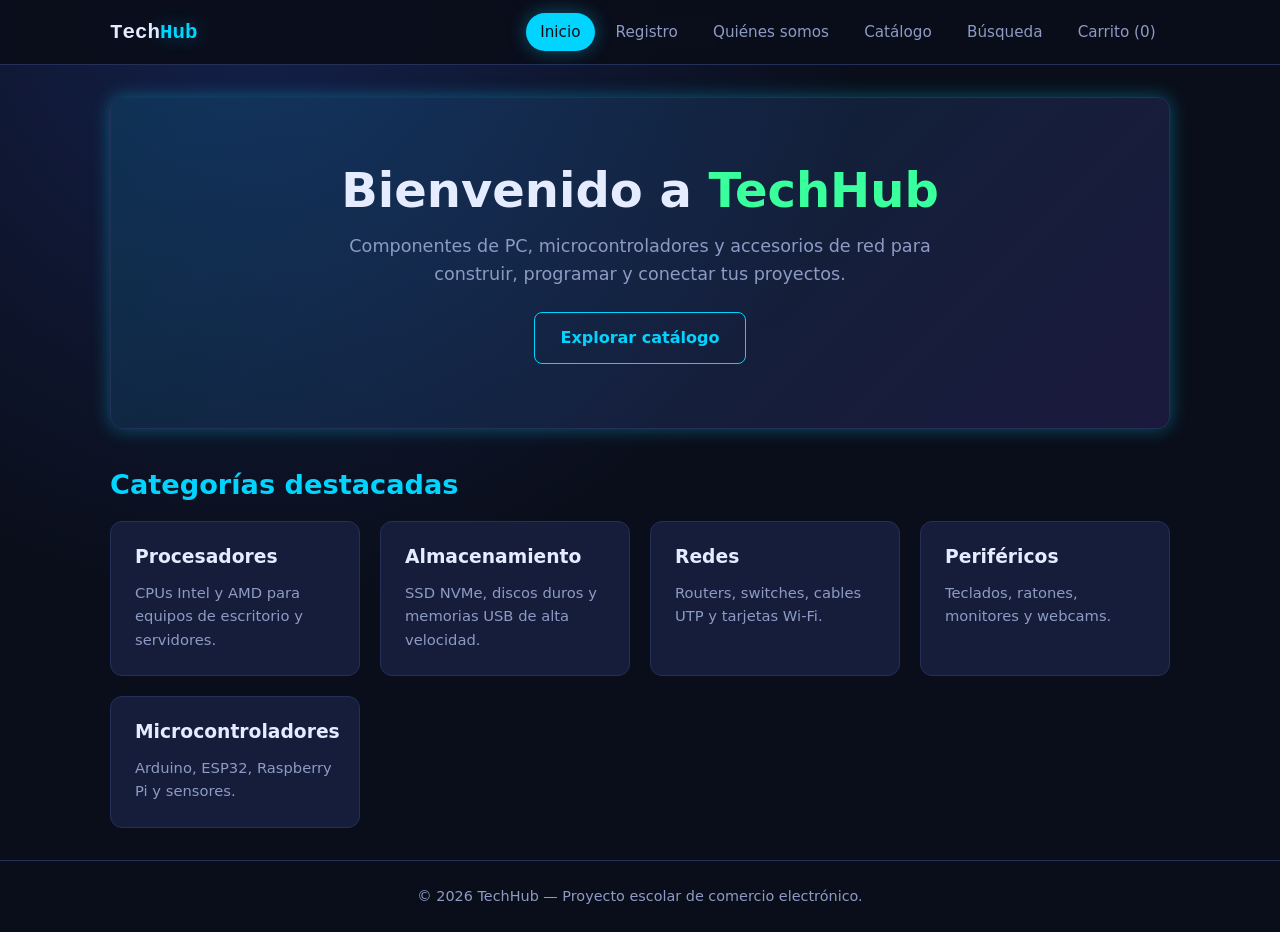
<file: index.html>
<!DOCTYPE html>
<html lang="es">
<head>
  <meta charset="UTF-8">
  <meta name="viewport" content="width=device-width, initial-scale=1.0">
  <meta name="description" content="TechHub: tienda de componentes de PC, microcontroladores y accesorios de red.">
  <title>TechHub | Electrónica y Hardware IT</title>
  <link rel="stylesheet" href="css/styles.css">
</head>
<body>
  <header>
    <div class="header-inner">
      <a class="logo" href="index.html">Tech<span>Hub</span></a>
            <nav aria-label="Navegación principal">
        <ul>
          <li><a href="index.html" class="activo">Inicio</a></li>
          <li><a href="registro.html">Registro</a></li>
          <li><a href="nosotras.html">Quiénes somos</a></li>
          <li><a href="catalogo.html">Catálogo</a></li>
          <li><a href="busqueda_productos.html">Búsqueda</a></li>
          <li><a href="carrito.html">Carrito <span id="cart-counter">(0)</span></a></li>
        </ul>
      </nav>
    </div>
  </header>

  <main>
    <section class="banner">
      <h1>Bienvenido a <span>TechHub</span></h1>
      <p>Componentes de PC, microcontroladores y accesorios de red para construir, programar y conectar tus proyectos.</p>
      <a class="btn" href="catalogo.html">Explorar catálogo</a>
    </section>

    <section>
      <h2>Categorías destacadas</h2>
      <ul class="categorias">
        <li>
          <a href="catalogo.html?categoria=procesadores" class="cat-link"><h3>Procesadores</h3>
          <p>CPUs Intel y AMD para equipos de escritorio y servidores.</p></a>
        </li>
        <li>
          <a href="catalogo.html?categoria=almacenamiento" class="cat-link"><h3>Almacenamiento</h3>
          <p>SSD NVMe, discos duros y memorias USB de alta velocidad.</p></a>
        </li>
        <li>
          <a href="catalogo.html?categoria=redes" class="cat-link"><h3>Redes</h3>
          <p>Routers, switches, cables UTP y tarjetas Wi-Fi.</p></a>
        </li>
        <li>
          <a href="catalogo.html?categoria=perifericos" class="cat-link"><h3>Periféricos</h3>
          <p>Teclados, ratones, monitores y webcams.</p></a>
        </li>
        <li>
          <a href="catalogo.html?categoria=microcontroladores" class="cat-link"><h3>Microcontroladores</h3>
          <p>Arduino, ESP32, Raspberry Pi y sensores.</p></a>
        </li>
      </ul>
    </section>
  </main>

  <footer>
    <p>&copy; 2026 TechHub &mdash; Proyecto escolar de comercio electrónico.</p>
  </footer>
  <script src="js/counter.js"></script>
</body>
</html>
</file>
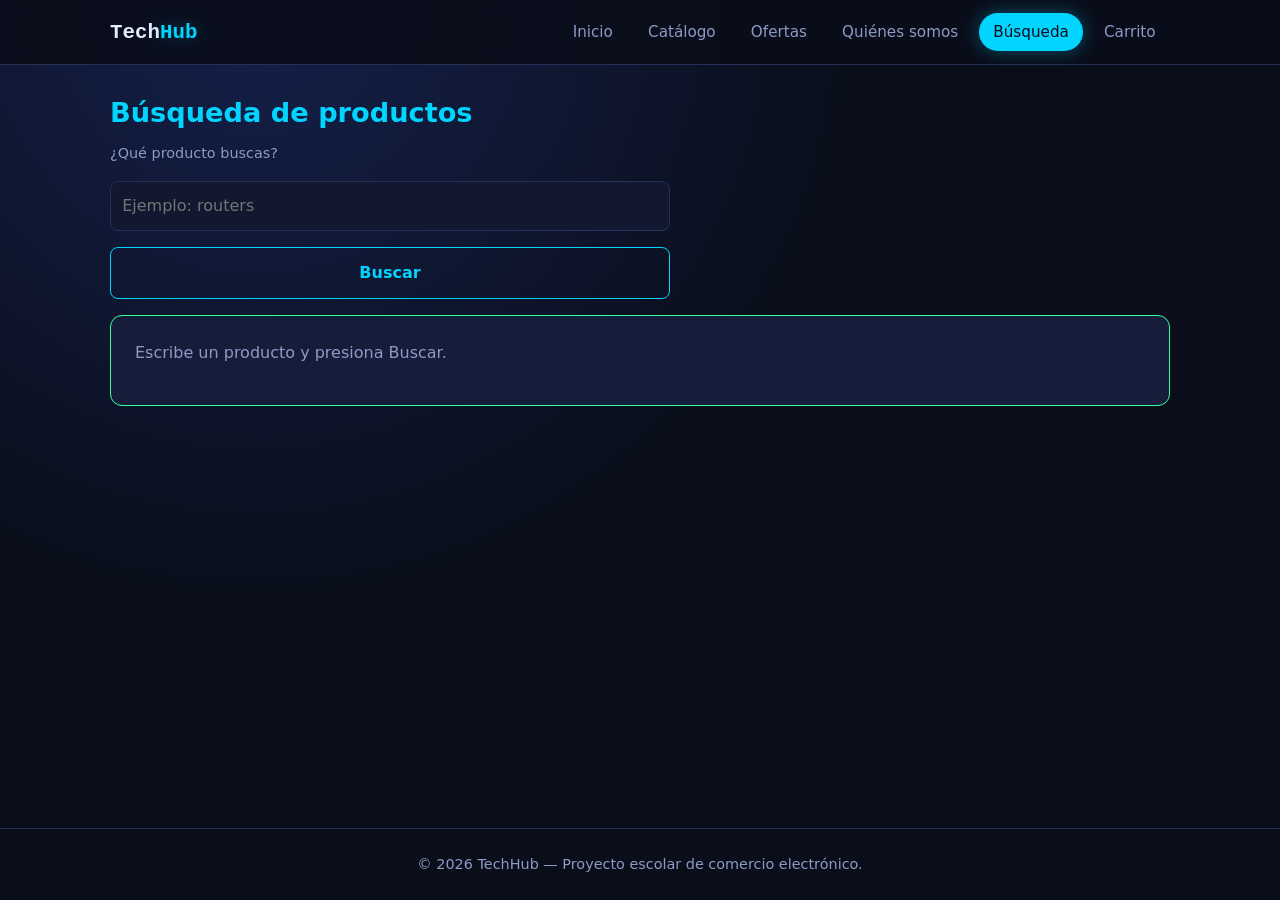
<file: busqueda_productos.html>
<!DOCTYPE html>
<html lang="es">
<head>
  <meta charset="UTF-8">
  <meta name="viewport" content="width=device-width, initial-scale=1.0">
  <meta name="description" content="Busca productos de hardware y electrónica en TechHub.">
  <title>Búsqueda | TechHub</title>
  <link rel="stylesheet" href="css/styles.css">
</head>
<body>
  <header>
    <div class="header-inner">
      <a class="logo" href="index.html">Tech<span>Hub</span></a>
      <nav aria-label="Navegación principal">
        <ul>
          <li><a href="index.html">Inicio</a></li>
          <li><a href="catalogo.html">Catálogo</a></li>
          <li><a href="ofertas.html">Ofertas</a></li>
          <li><a href="nosotras.html">Quiénes somos</a></li>
          <li><a href="busqueda_productos.html" class="activo">Búsqueda</a></li>
          <li><a href="carrito.html">Carrito</a></li>
        </ul>
      </nav>
    </div>
  </header>

  <main>
    <h2>Búsqueda de productos</h2>
    <form id="form-busqueda">
      <label for="texto-busqueda">¿Qué producto buscas?</label>
      <input type="text" id="texto-busqueda" name="q" placeholder="Ejemplo: routers" autocomplete="off">
      <button type="submit" class="btn">Buscar</button>
    </form>

    <section class="panel" id="resultados" aria-live="polite">
      <p>Escribe un producto y presiona Buscar.</p>
    </section>
  </main>

  <footer>
    <p>&copy; 2026 TechHub &mdash; Proyecto escolar de comercio electrónico.</p>
  </footer>

  <script src="js/busqueda_productos.js"></script>
</body>
</html>
</file>
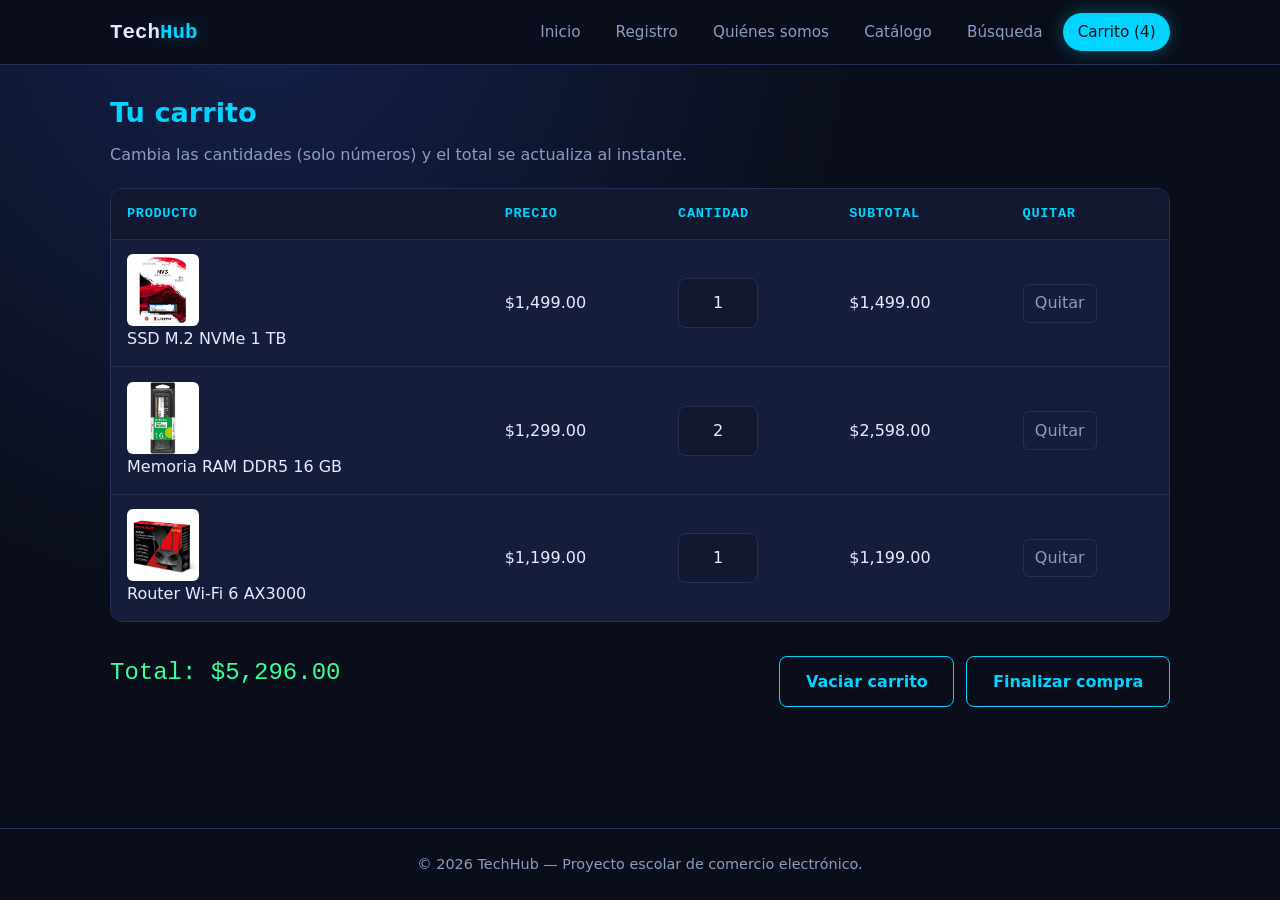
<file: carrito.html>
<!DOCTYPE html>
<html lang="es">
<head>
  <meta charset="UTF-8">
  <meta name="viewport" content="width=device-width, initial-scale=1.0">
  <meta name="description" content="Revisa y modifica los productos de tu carrito en TechHub.">
  <title>Carrito | TechHub</title>
  <link rel="stylesheet" href="css/styles.css">
</head>
<body>
  <header>
    <div class="header-inner">
      <a class="logo" href="index.html">Tech<span>Hub</span></a>
      <nav aria-label="Navegación principal">
        <ul>
          <li><a href="index.html">Inicio</a></li>
          <li><a href="registro.html">Registro</a></li>
          <li><a href="nosotras.html">Quiénes somos</a></li>
          <li><a href="catalogo.html">Catálogo</a></li>
          <li><a href="busqueda_productos.html">Búsqueda</a></li>
          <li><a href="carrito.html" class="activo">Carrito <span id="cart-counter">(0)</span></a></li>
        </ul>
      </nav>
    </div>
  </header>

  <main>
    <h2>Tu carrito</h2>
    <p>Cambia las cantidades (solo números) y el total se actualiza al instante.</p>

    <p id="carrito-vacio" hidden>Tu carrito está vacío. Visita el <a href="catalogo.html">catálogo</a> para agregar productos.</p>

    <div id="carrito-contenido" hidden>
      <div class="tabla-wrap">
        <table>
          <caption hidden>Productos en el carrito</caption>
          <thead>
            <tr>
              <th scope="col">Producto</th>
              <th scope="col">Precio</th>
              <th scope="col">Cantidad</th>
              <th scope="col">Subtotal</th>
              <th scope="col">Quitar</th>
            </tr>
          </thead>
          <tbody id="lista-carrito"></tbody>
        </table>
      </div>

      <div class="resumen">
        <p class="total">Total: <span id="total">$0.00</span></p>
        <div class="acciones">
          <button type="button" class="btn" id="btn-vaciar">Vaciar carrito</button>
          <button type="button" class="btn" id="btn-comprar">Finalizar compra</button>
        </div>
      </div>
    </div>

    <section class="panel" id="compra-ok" hidden>
      <h3>¡Gracias por tu compra!</h3>
      <p>Esta es una compra simulada para fines escolares.</p>
    </section>
  </main>

  <footer>
    <p>&copy; 2026 TechHub &mdash; Proyecto escolar de comercio electrónico.</p>
  </footer>

  <script src="js/counter.js"></script>
  <script src="js/carrito.js"></script>
</body>
</html>
</file>
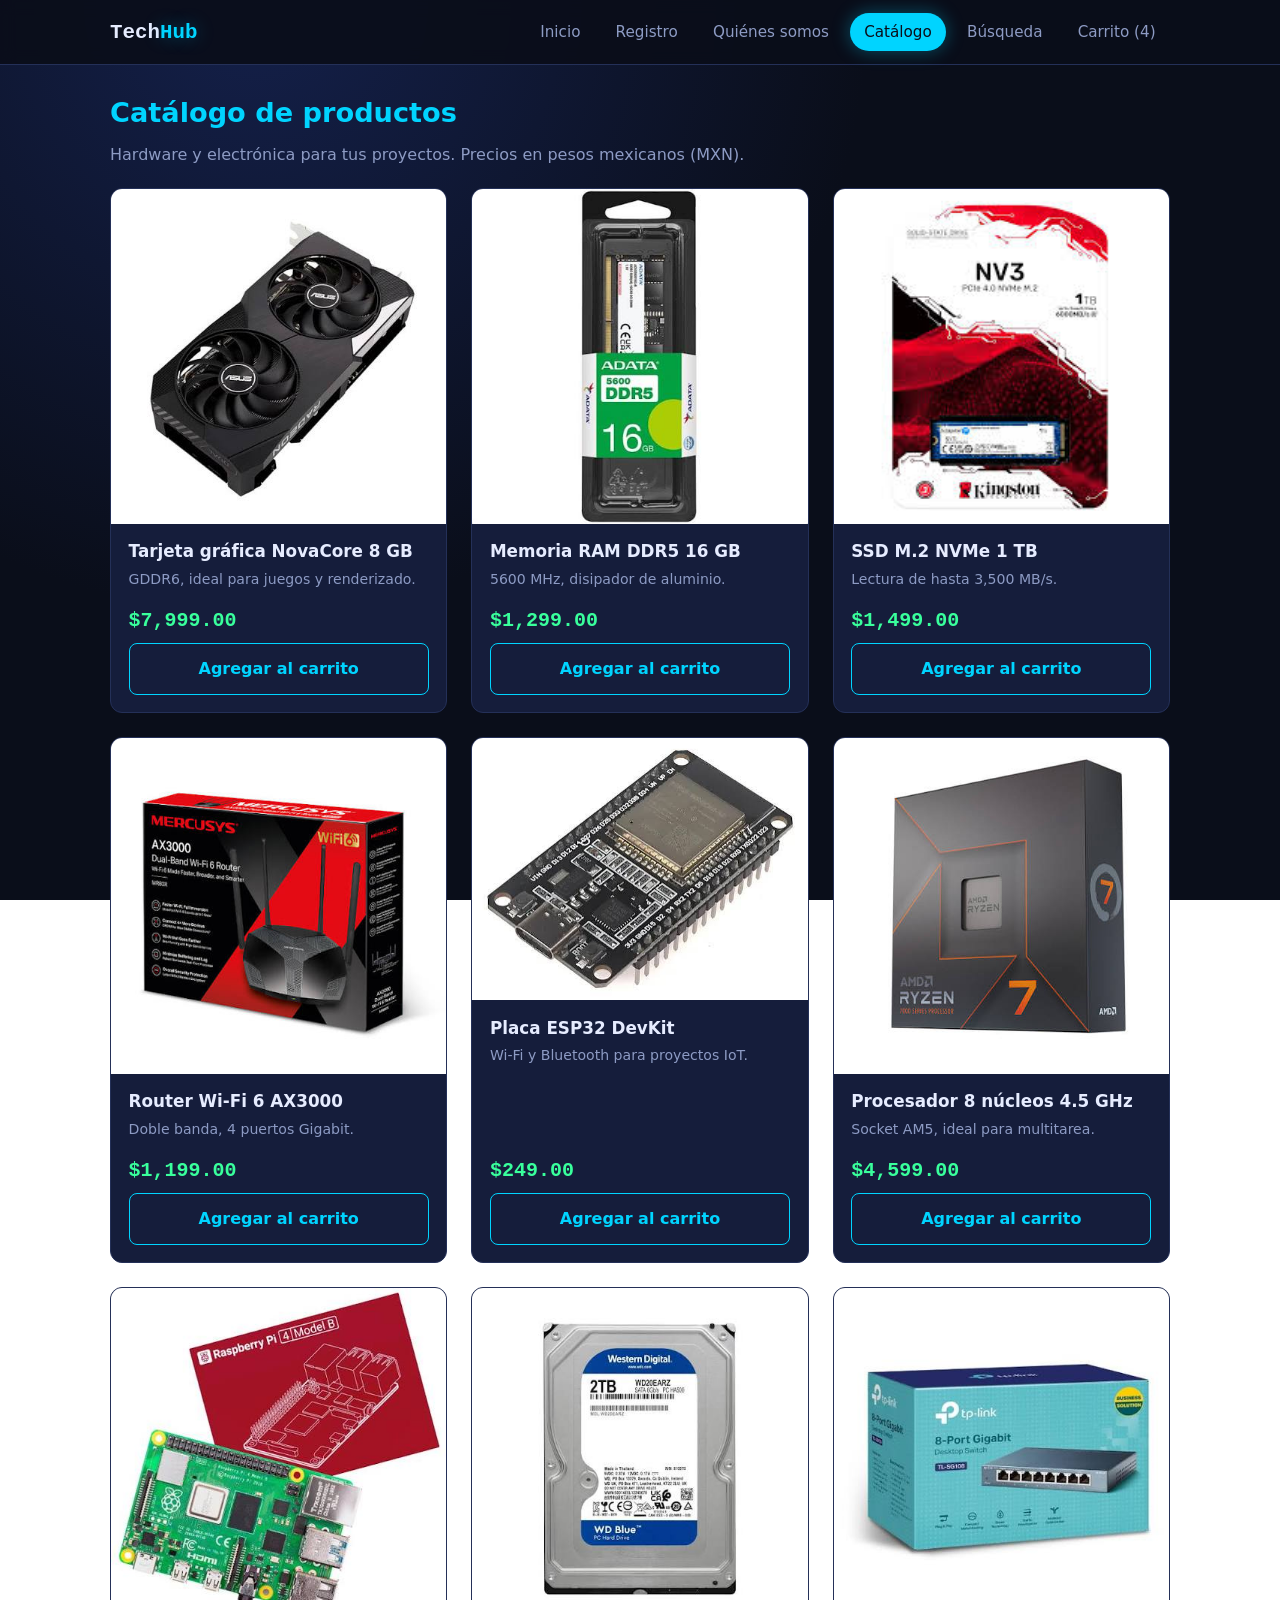
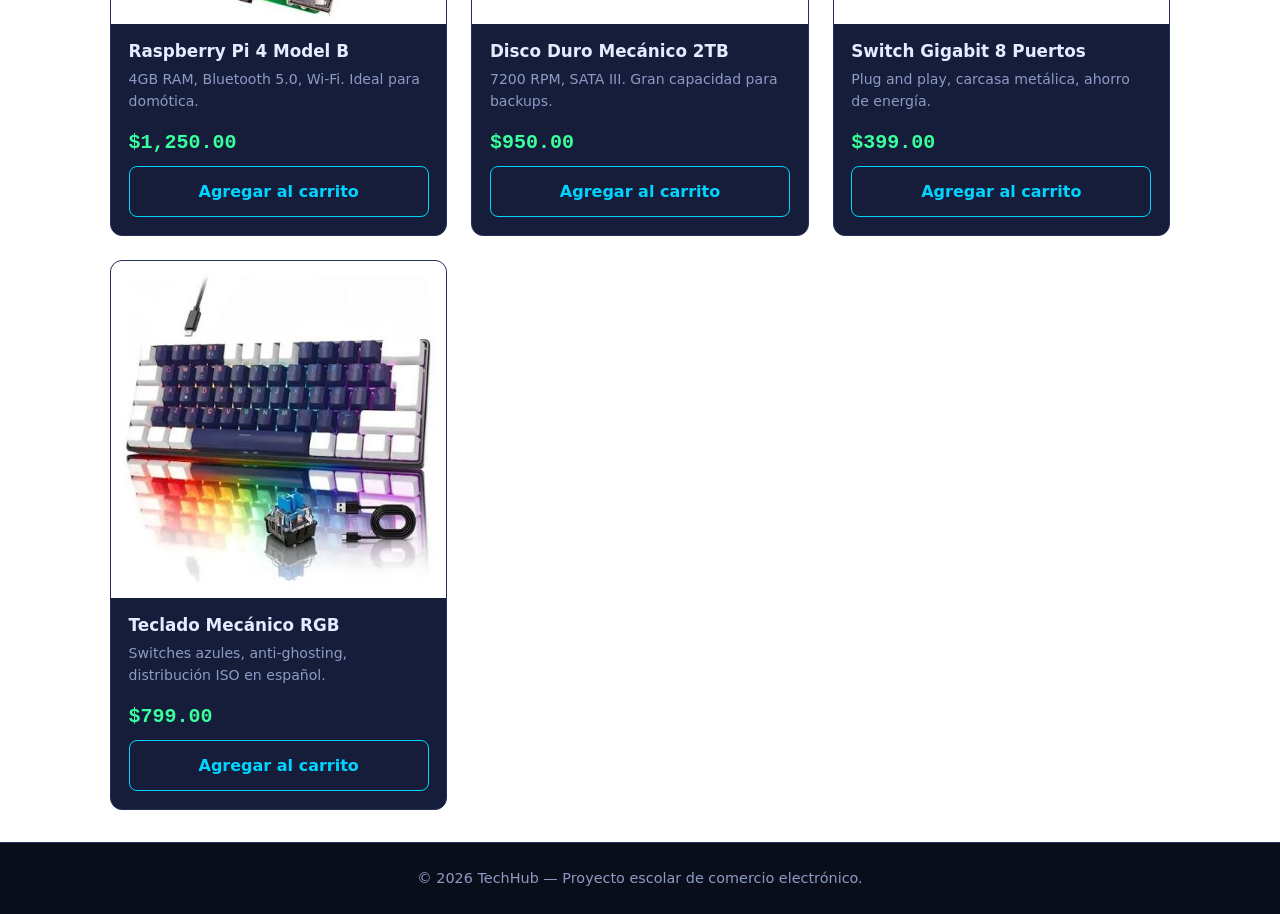
<file: catalogo.html>
<!DOCTYPE html>
<html lang="es">

<head>
  <meta charset="UTF-8">
  <meta name="viewport" content="width=device-width, initial-scale=1.0">
  <meta name="description" content="Catálogo de TechHub: tarjetas gráficas, RAM, SSD, routers y más.">
  <title>Catálogo | TechHub</title>
  <link rel="stylesheet" href="css/styles.css">
</head>

<body>
  <header>
    <div class="header-inner">
      <a class="logo" href="index.html">Tech<span>Hub</span></a>
      <nav aria-label="Navegación principal">
        <ul>
          <li><a href="index.html">Inicio</a></li>
          <li><a href="registro.html">Registro</a></li>
          <li><a href="nosotras.html">Quiénes somos</a></li>
          <li><a href="catalogo.html" class="activo">Catálogo</a></li>
          <li><a href="busqueda_productos.html">Búsqueda</a></li>
          <li><a href="carrito.html">Carrito <span id="cart-counter">(0)</span></a></li>
        </ul>
      </nav>
    </div>
  </header>

  <main>
    <h2>Catálogo de productos</h2>
    <p>Hardware y electrónica para tus proyectos. Precios en pesos mexicanos (MXN).</p>

    <section class="productos">
      <article class="producto" data-categoria="perifericos">
        <img src="img/gpu.jpg" alt="Tarjeta gráfica">
        <div class="producto-info">
          <h3>Tarjeta gráfica NovaCore 8 GB</h3>
          <p>GDDR6, ideal para juegos y renderizado.</p>
          <span class="precio">$7,999.00</span>
          <button type="button" class="btn btn-agregar" data-id="gpu" data-nombre="Tarjeta gráfica NovaCore 8 GB"
            data-precio="7999" data-img="img/gpu.jpg">Agregar al carrito</button>
        </div>
      </article>

      <article class="producto" data-categoria="almacenamiento">
        <img src="img/ram.jpg" alt="Memoria RAM DDR5">
        <div class="producto-info">
          <h3>Memoria RAM DDR5 16 GB</h3>
          <p>5600 MHz, disipador de aluminio.</p>
          <span class="precio">$1,299.00</span>
          <button type="button" class="btn btn-agregar" data-id="ram" data-nombre="Memoria RAM DDR5 16 GB"
            data-precio="1299" data-img="img/ram.jpg">Agregar al carrito</button>
        </div>
      </article>

      <article class="producto" data-categoria="almacenamiento">
        <img src="img/ssd.jpg" alt="SSD M.2 NVMe">
        <div class="producto-info">
          <h3>SSD M.2 NVMe 1 TB</h3>
          <p>Lectura de hasta 3,500 MB/s.</p>
          <span class="precio">$1,499.00</span>
          <button type="button" class="btn btn-agregar" data-id="ssd" data-nombre="SSD M.2 NVMe 1 TB" data-precio="1499"
            data-img="img/ssd.jpg">Agregar al carrito</button>
        </div>
      </article>

      <article class="producto" data-categoria="redes">
        <img src="img/router.jpg" alt="Router Wi-Fi 6">
        <div class="producto-info">
          <h3>Router Wi-Fi 6 AX3000</h3>
          <p>Doble banda, 4 puertos Gigabit.</p>
          <span class="precio">$1,199.00</span>
          <button type="button" class="btn btn-agregar" data-id="router" data-nombre="Router Wi-Fi 6 AX3000"
            data-precio="1199" data-img="img/router.jpg">Agregar al carrito</button>
        </div>
      </article>

      <article class="producto" data-categoria="microcontroladores">
        <img src="img/esp32.jpg" alt="Placa ESP32">
        <div class="producto-info">
          <h3>Placa ESP32 DevKit</h3>
          <p>Wi-Fi y Bluetooth para proyectos IoT.</p>
          <span class="precio">$249.00</span>
          <button type="button" class="btn btn-agregar" data-id="esp32" data-nombre="Placa ESP32 DevKit"
            data-precio="249" data-img="img/esp32.jpg">Agregar al carrito</button>
        </div>
      </article>

      <article class="producto" data-categoria="procesadores">
        <img src="img/cpu.jpg" alt="Procesador de 8 núcleos">
        <div class="producto-info">
          <h3>Procesador 8 núcleos 4.5 GHz</h3>
          <p>Socket AM5, ideal para multitarea.</p>
          <span class="precio">$4,599.00</span>
          <button type="button" class="btn btn-agregar" data-id="cpu" data-nombre="Procesador 8 núcleos 4.5 GHz"
            data-precio="4599" data-img="img/cpu.jpg">Agregar al carrito</button>
        </div>
      </article>

      <article class="producto" data-categoria="microcontroladores">
        <img src="img/raspberry.jpg" alt="Raspberry Pi 4">
        <div class="producto-info">
          <h3>Raspberry Pi 4 Model B</h3>
          <p>4GB RAM, Bluetooth 5.0, Wi-Fi. Ideal para domótica.</p>
          <span class="precio">$1,250.00</span>
          <button type="button" class="btn btn-agregar" data-id="rasp4" data-nombre="Raspberry Pi 4 Model B"
            data-precio="1250" data-img="img/raspberry.jpg">Agregar al carrito</button>
        </div>
      </article>

      <article class="producto" data-categoria="almacenamiento">
        <img src="img/hdd.jpg" alt="Disco Duro 2TB">
        <div class="producto-info">
          <h3>Disco Duro Mecánico 2TB</h3>
          <p>7200 RPM, SATA III. Gran capacidad para backups.</p>
          <span class="precio">$950.00</span>
          <button type="button" class="btn btn-agregar" data-id="hdd2tb" data-nombre="Disco Duro Mecánico 2TB"
            data-precio="950" data-img="img/hdd.jpg">Agregar al carrito</button>
        </div>
      </article>

      <article class="producto" data-categoria="redes">
        <img src="img/switch.jpg" alt="Switch Gigabit 8 Puertos">
        <div class="producto-info">
          <h3>Switch Gigabit 8 Puertos</h3>
          <p>Plug and play, carcasa metálica, ahorro de energía.</p>
          <span class="precio">$399.00</span>
          <button type="button" class="btn btn-agregar" data-id="switch8" data-nombre="Switch Gigabit 8 Puertos"
            data-precio="399" data-img="img/switch.jpg">Agregar al carrito</button>
        </div>
      </article>

      <article class="producto" data-categoria="perifericos">
        <img src="img/teclado.jpg" alt="Teclado Mecánico">
        <div class="producto-info">
          <h3>Teclado Mecánico RGB</h3>
          <p>Switches azules, anti-ghosting, distribución ISO en español.</p>
          <span class="precio">$799.00</span>
          <button type="button" class="btn btn-agregar" data-id="teclado" data-nombre="Teclado Mecánico RGB"
            data-precio="799" data-img="img/teclado.jpg">Agregar al carrito</button>
        </div>
      </article>
    </section>
  </main>

  <footer>
    <p>&copy; 2026 TechHub &mdash; Proyecto escolar de comercio electrónico.</p>
  </footer>

  <script src="js/counter.js"></script>
  <script src="js/carrito.js"></script>

  <script>
    document.addEventListener("DOMContentLoaded", () => {
      const params = new URLSearchParams(window.location.search);
      const cat = params.get("categoria");
      if (cat) {
        document.querySelectorAll(".producto").forEach(p => {
          if (p.dataset.categoria !== cat) p.style.display = "none";
        });
        const titulos = {
          "procesadores": "Procesadores",
          "almacenamiento": "Almacenamiento",
          "redes": "Redes",
          "perifericos": "Periféricos",
          "microcontroladores": "Microcontroladores"
        };
        const h2 = document.querySelector("main h2");
        if (h2 && titulos[cat]) {
          h2.textContent = "Catálogo: " + titulos[cat];
        }
      }
    });
  </script>
</body>

</html>
</file>
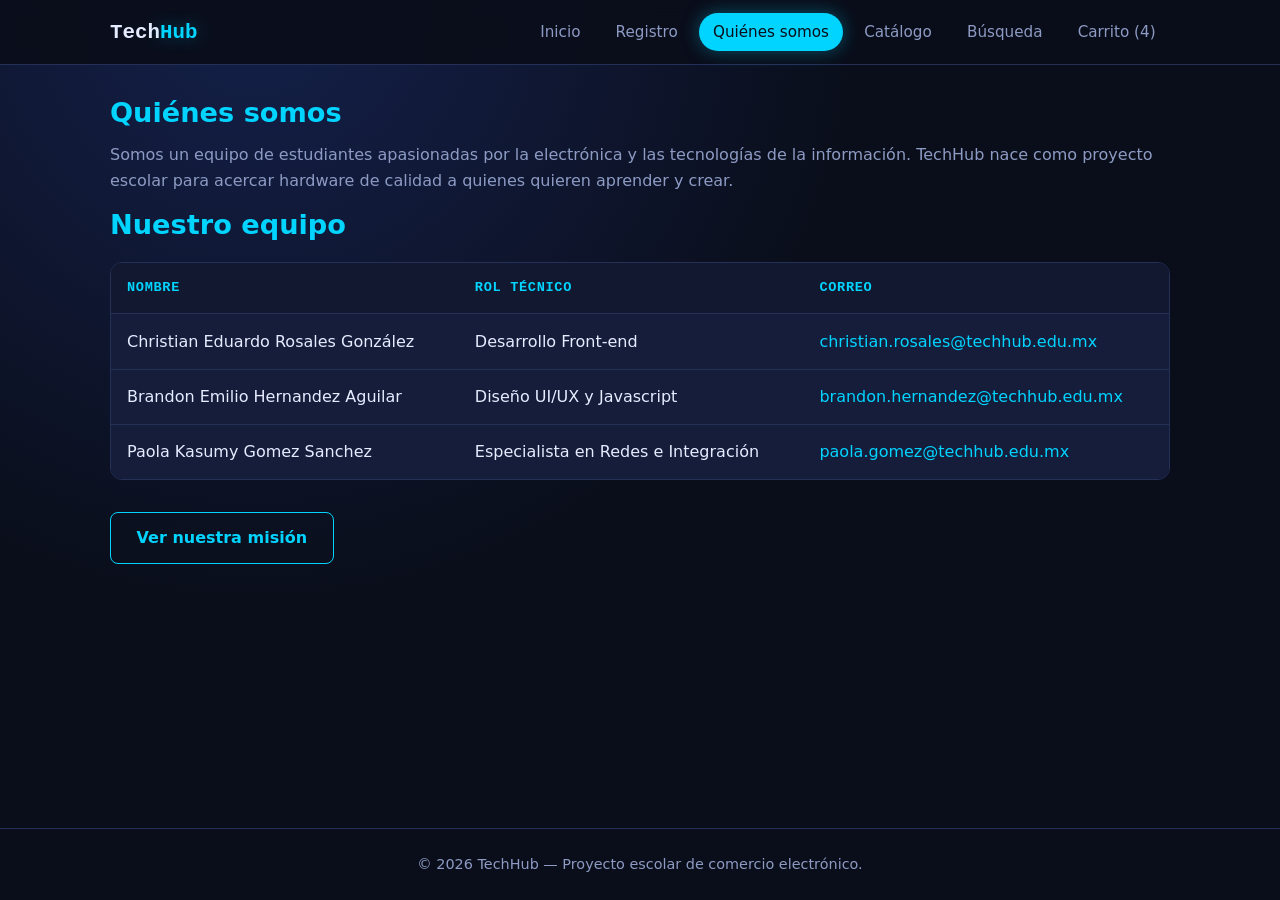
<file: nosotras.html>
<!DOCTYPE html>
<html lang="es">
<head>
  <meta charset="UTF-8">
  <meta name="viewport" content="width=device-width, initial-scale=1.0">
  <meta name="description" content="Conoce al equipo detrás de TechHub.">
  <title>Quiénes somos | TechHub</title>
  <link rel="stylesheet" href="css/styles.css">
</head>
<body>
  <header>
    <div class="header-inner">
      <a class="logo" href="index.html">Tech<span>Hub</span></a>
            <nav aria-label="Navegación principal">
        <ul>
          <li><a href="index.html">Inicio</a></li>
          <li><a href="registro.html">Registro</a></li>
          <li><a href="nosotras.html" class="activo">Quiénes somos</a></li>
          <li><a href="catalogo.html">Catálogo</a></li>
          <li><a href="busqueda_productos.html">Búsqueda</a></li>
          <li><a href="carrito.html">Carrito <span id="cart-counter">(0)</span></a></li>
        </ul>
      </nav>
    </div>
  </header>

  <main>
    <h2>Quiénes somos</h2>
    <p>Somos un equipo de estudiantes apasionadas por la electrónica y las tecnologías de la información. TechHub nace como proyecto escolar para acercar hardware de calidad a quienes quieren aprender y crear.</p>

    <h2>Nuestro equipo</h2>
    <div class="tabla-wrap">
      <table>
        <caption hidden>Integrantes del equipo</caption>
        <thead>
          <tr>
            <th scope="col">Nombre</th>
            <th scope="col">Rol técnico</th>
            <th scope="col">Correo</th>
          </tr>
        </thead>
                <tbody>
          <tr>
            <td>Christian Eduardo Rosales González</td>
            <td>Desarrollo Front-end</td>
            <td><a href="mailto:christian.rosales@techhub.edu.mx">christian.rosales@techhub.edu.mx</a></td>
          </tr>
          <tr>
            <td>Brandon Emilio Hernandez Aguilar</td>
            <td>Diseño UI/UX y Javascript</td>
            <td><a href="mailto:brandon.hernandez@techhub.edu.mx">brandon.hernandez@techhub.edu.mx</a></td>
          </tr>
          <tr>
            <td>Paola Kasumy Gomez Sanchez</td>
            <td>Especialista en Redes e Integración</td>
            <td><a href="mailto:paola.gomez@techhub.edu.mx">paola.gomez@techhub.edu.mx</a></td>
          </tr>
        </tbody>
      </table>
    </div>

    <button type="button" class="btn" id="btn-mision" aria-expanded="false" aria-controls="mision">Ver nuestra misión</button>
    <section class="panel" id="mision" hidden>
      <h3>Misión</h3>
      <p>Ofrecer componentes de PC, microcontroladores y accesorios de red con información clara, para que cualquier estudiante pueda armar, programar y conectar su próximo proyecto.</p>
    </section>
  </main>

  <footer>
    <p>&copy; 2026 TechHub &mdash; Proyecto escolar de comercio electrónico.</p>
  </footer>

  <script src="js/counter.js"></script>
  <script src="js/main.js"></script>
</body>
</html>
</file>
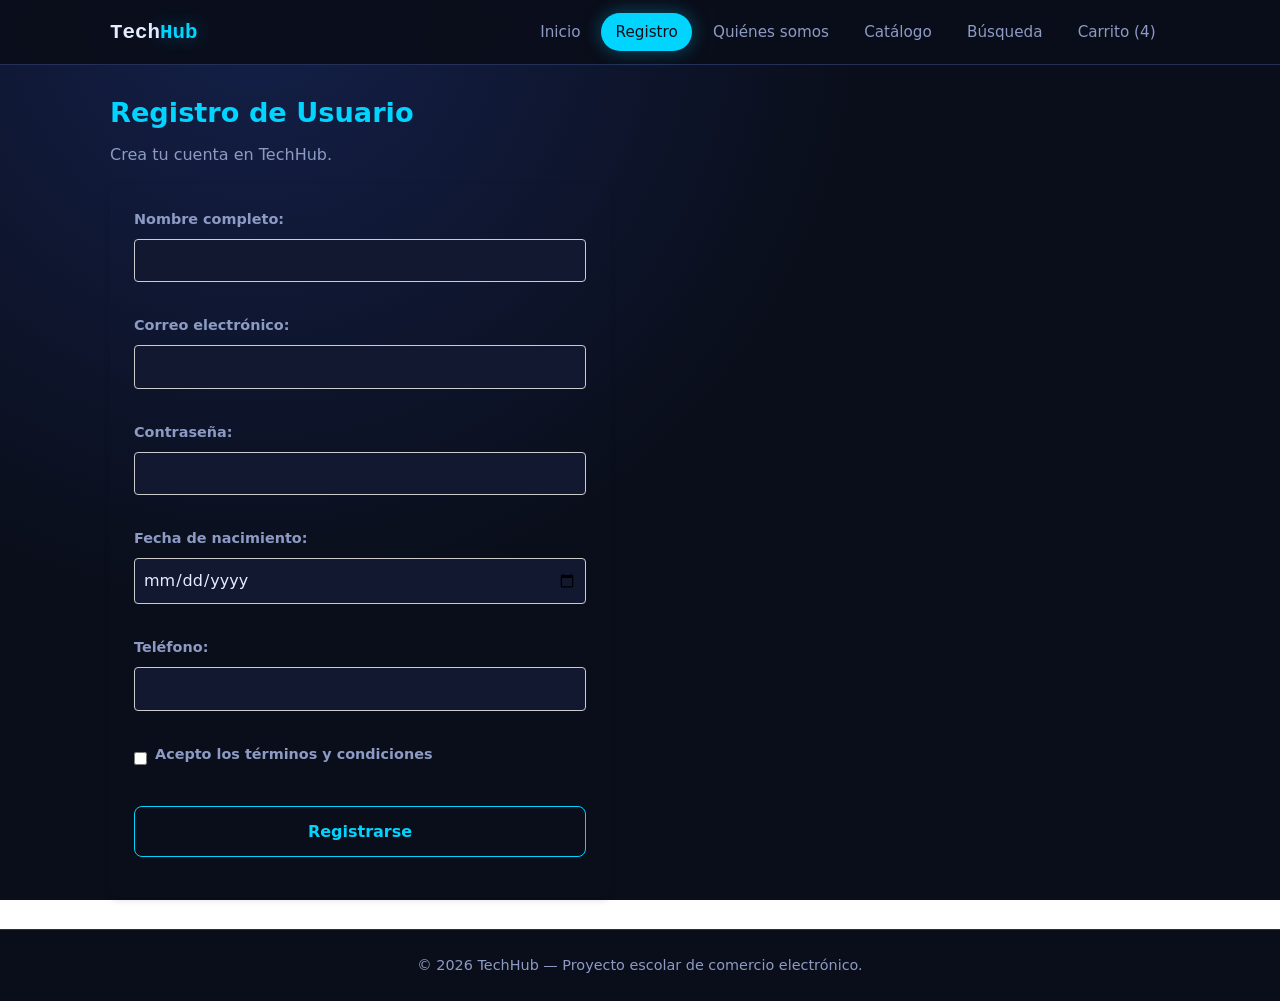
<file: registro.html>
<!DOCTYPE html>
<html lang="es">
<head>
  <meta charset="UTF-8">
  <meta name="viewport" content="width=device-width, initial-scale=1.0">
  <meta name="description" content="Regístrate en TechHub.">
  <title>Registro | TechHub</title>
  <link rel="stylesheet" href="css/styles.css">
</head>
<body>
  <header>
    <div class="header-inner">
      <a class="logo" href="index.html">Tech<span>Hub</span></a>
      <nav aria-label="Navegación principal">
        <ul>
          <li><a href="index.html">Inicio</a></li>
          <li><a href="registro.html" class="activo">Registro</a></li>
          <li><a href="nosotras.html">Quiénes somos</a></li>
          <li><a href="catalogo.html">Catálogo</a></li>
          <li><a href="busqueda_productos.html">Búsqueda</a></li>
          <li><a href="carrito.html">Carrito <span id="cart-counter">(0)</span></a></li>
        </ul>
      </nav>
    </div>
  </header>

  <main>
    <h2>Registro de Usuario</h2>
    <p>Crea tu cuenta en TechHub.</p>
    <div class="form-container">
      <form id="form-registro" novalidate>
        <div class="campo">
          <label for="nombre">Nombre completo:</label>
          <input type="text" id="nombre" name="nombre">
        </div>
        <div class="campo">
          <label for="email">Correo electrónico:</label>
          <input type="email" id="email" name="email" pattern="[a-z0-9._%+-]+@[a-z0-9.-]+\.[a-z]{2,}$">
        </div>
        <div class="campo">
          <label for="password">Contraseña:</label>
          <input type="password" id="password" name="password">
        </div>
        <div class="campo">
          <label for="fecha_nac">Fecha de nacimiento:</label>
          <input type="date" id="fecha_nac" name="fecha_nac">
        </div>
        <div class="campo">
          <label for="telefono">Teléfono:</label>
          <input type="tel" id="telefono" name="telefono">
        </div>
        <div class="campo checkbox-campo">
          <input type="checkbox" id="terminos" name="terminos">
          <label for="terminos">Acepto los términos y condiciones</label>
        </div>
        <button type="submit" class="btn" id="btn-submit" disabled>Registrarse</button>
      </form>
      <p id="mensaje-registro" aria-live="polite"></p>
    </div>
  </main>

  <footer>
    <p>&copy; 2026 TechHub &mdash; Proyecto escolar de comercio electrónico.</p>
  </footer>

  <script src="js/counter.js"></script>
  <script src="js/registro.js"></script>
</body>
</html>
</file>
<file: css/styles.css>
:root {
  --bg: #0a0e1a;
  --bg-alt: #111830;
  --card: #151d3b;
  --text: #e6ecff;
  --muted: #8d9bc4;
  --primary: #00d4ff;
  --accent: #7b5cff;
  --neon: #39ff9c;
  --border: #243058;
  --radius: 12px;
  --glow: 0 0 18px rgba(0, 212, 255, 0.35);
  --font: "Segoe UI", system-ui, -apple-system, Roboto, sans-serif;
  --mono: "Consolas", "Courier New", monospace;
}

*, *::before, *::after { box-sizing: border-box; margin: 0; padding: 0; }
html { scroll-behavior: smooth; }
body {
  font-family: var(--font);
  background: radial-gradient(circle at 20% 0%, #14204a 0%, var(--bg) 45%);
  background-attachment: fixed;
  color: var(--text);
  line-height: 1.6;
  min-height: 100vh;
  display: flex;
  flex-direction: column;
}
main { flex: 1; width: 100%; max-width: 1100px; margin: 0 auto; padding: 2rem 1.25rem; }
h1, h2, h3 { line-height: 1.2; margin-bottom: 0.75rem; }
h2 { color: var(--primary); font-size: 1.7rem; }
p { color: var(--muted); margin-bottom: 1rem; }
a { color: var(--primary); text-decoration: none; }
[hidden] { display: none !important; }

header {
  background: rgba(10, 14, 26, 0.92);
  border-bottom: 1px solid var(--border);
  position: sticky;
  top: 0;
  z-index: 10;
  backdrop-filter: blur(8px);
}
.header-inner {
  max-width: 1100px;
  margin: 0 auto;
  padding: 0.8rem 1.25rem;
  display: flex;
  align-items: center;
  justify-content: space-between;
  flex-wrap: wrap;
  gap: 0.75rem;
}
.logo { font-family: var(--mono); font-size: 1.3rem; font-weight: 700; color: var(--text); }
.logo span { color: var(--primary); text-shadow: var(--glow); }

nav ul { list-style: none; display: flex; flex-wrap: wrap; gap: 0.4rem; }
nav a {
  display: block;
  padding: 0.45rem 0.9rem;
  border-radius: 999px;
  color: var(--muted);
  font-size: 0.95rem;
  transition: all 0.2s;
}
nav a:hover, nav a.activo {
  color: var(--bg);
  background: var(--primary);
  box-shadow: var(--glow);
}

.banner {
  text-align: center;
  padding: 4rem 1.25rem;
  border: 1px solid var(--border);
  border-radius: var(--radius);
  background: linear-gradient(135deg, rgba(0, 212, 255, 0.12), rgba(123, 92, 255, 0.15));
  box-shadow: var(--glow);
  margin-bottom: 2.5rem;
}
.banner h1 { font-size: clamp(1.8rem, 5vw, 3rem); }
.banner h1 span { color: var(--neon); }
.banner p { max-width: 620px; margin: 0 auto 1.5rem; font-size: 1.1rem; }

.btn {
  display: inline-block;
  padding: 0.75rem 1.6rem;
  border: 1px solid var(--primary);
  border-radius: 8px;
  background: transparent;
  color: var(--primary);
  font: inherit;
  font-weight: 600;
  cursor: pointer;
  transition: all 0.2s;
}
.btn:hover { background: var(--primary); color: var(--bg); box-shadow: var(--glow); }

.categorias {
  list-style: none;
  display: grid;
  grid-template-columns: repeat(auto-fit, minmax(210px, 1fr));
  gap: 1.25rem;
  margin-top: 1.25rem;
}
.categorias li {
  background: var(--card);
  border: 1px solid var(--border);
  border-radius: var(--radius);
  padding: 1.5rem;
  transition: transform 0.2s, border-color 0.2s, box-shadow 0.2s;
}
.categorias li:hover { transform: translateY(-4px); border-color: var(--primary); box-shadow: var(--glow); }
.categorias h3 { color: var(--text); }
.categorias p { margin: 0; font-size: 0.92rem; }

.tabla-wrap { overflow-x: auto; margin: 1.25rem 0 2rem; border: 1px solid var(--border); border-radius: var(--radius); }
table { width: 100%; border-collapse: collapse; background: var(--card); min-width: 520px; }
th, td { padding: 0.9rem 1rem; text-align: left; border-bottom: 1px solid var(--border); }
th { background: var(--bg-alt); color: var(--primary); font-family: var(--mono); font-size: 0.85rem; text-transform: uppercase; letter-spacing: 0.05em; }
tbody tr:hover { background: rgba(0, 212, 255, 0.07); }
tr:last-child td { border-bottom: none; }

.panel {
  background: var(--card);
  border: 1px solid var(--neon);
  border-radius: var(--radius);
  padding: 1.5rem;
  margin-top: 1rem;
}

form { display: grid; gap: 1rem; max-width: 560px; }
label { color: var(--muted); font-size: 0.9rem; }
input, select, textarea {
  width: 100%;
  padding: 0.7rem;
  background: var(--bg-alt);
  border: 1px solid var(--border);
  border-radius: 8px;
  color: var(--text);
  font: inherit;
}
input:focus, select:focus, textarea:focus { outline: none; border-color: var(--primary); box-shadow: var(--glow); }

footer {
  text-align: center;
  padding: 1.5rem 1rem;
  border-top: 1px solid var(--border);
  background: var(--bg);
  color: var(--muted);
  font-size: 0.9rem;
}
footer p { margin: 0; }

@media (max-width: 640px) {
  .header-inner { justify-content: center; }
  nav ul { justify-content: center; }
  .banner { padding: 2.5rem 1rem; }
}

.productos {
  display: grid;
  grid-template-columns: repeat(auto-fill, minmax(250px, 1fr));
  gap: 1.5rem;
  margin-top: 1.25rem;
}
.producto {
  display: flex;
  flex-direction: column;
  background: var(--card);
  border: 1px solid var(--border);
  border-radius: var(--radius);
  overflow: hidden;
  transition: transform 0.2s, border-color 0.2s, box-shadow 0.2s;
}
.producto:hover { transform: translateY(-4px); border-color: var(--primary); box-shadow: var(--glow); }
.producto img { width: 100%; height: auto; display: block; }
.producto-info { display: flex; flex-direction: column; flex: 1; padding: 1.1rem; gap: 0.4rem; }
.producto-info h3 { font-size: 1.05rem; margin: 0; }
.producto-info p { font-size: 0.88rem; margin: 0; }
.precio { color: var(--neon); font-family: var(--mono); font-size: 1.25rem; font-weight: 700; margin-top: auto; padding-top: 0.5rem; }

.miniatura { width: 72px; height: auto; border-radius: 6px; display: block; }
.cantidad { width: 80px; text-align: center; }
.btn-quitar {
  background: transparent;
  border: 1px solid var(--border);
  border-radius: 6px;
  color: var(--muted);
  padding: 0.35rem 0.7rem;
  font: inherit;
  cursor: pointer;
  transition: all 0.2s;
}
.btn-quitar:hover { border-color: #ff4d6d; color: #ff4d6d; }
.resumen { display: flex; flex-wrap: wrap; align-items: center; justify-content: space-between; gap: 1rem; }
.total { font-family: var(--mono); font-size: 1.5rem; color: var(--neon); }
.acciones { display: flex; flex-wrap: wrap; gap: 0.75rem; }

.form-container {
  max-width: 500px;
  background: var(--bg-card);
  padding: 1.5rem;
  border-radius: 8px;
  box-shadow: 0 4px 6px rgba(0,0,0,0.1);
  margin-top: 1rem;
}
.campo { margin-bottom: 1rem; }
.campo label { display: block; margin-bottom: 0.5rem; font-weight: bold; }
.campo input { width: 100%; padding: 0.5rem; border: 1px solid #ccc; border-radius: 4px; }
.checkbox-campo { display: flex; align-items: center; gap: 0.5rem; }
.checkbox-campo input { width: auto; }
.flex-form { display: flex; gap: 0.5rem; align-items: center; }
.flex-form input { flex: 1; padding: 0.5rem; margin: 0; }
.sr-only { position: absolute; width: 1px; height: 1px; padding: 0; margin: -1px; overflow: hidden; clip: rect(0,0,0,0); border: 0; }
.resultados-area { margin-top: 2rem; }

.cat-link { text-decoration: none; color: inherit; display: block; height: 100%; }
.cat-link:hover h3 { color: var(--primary-color); }
</file>
